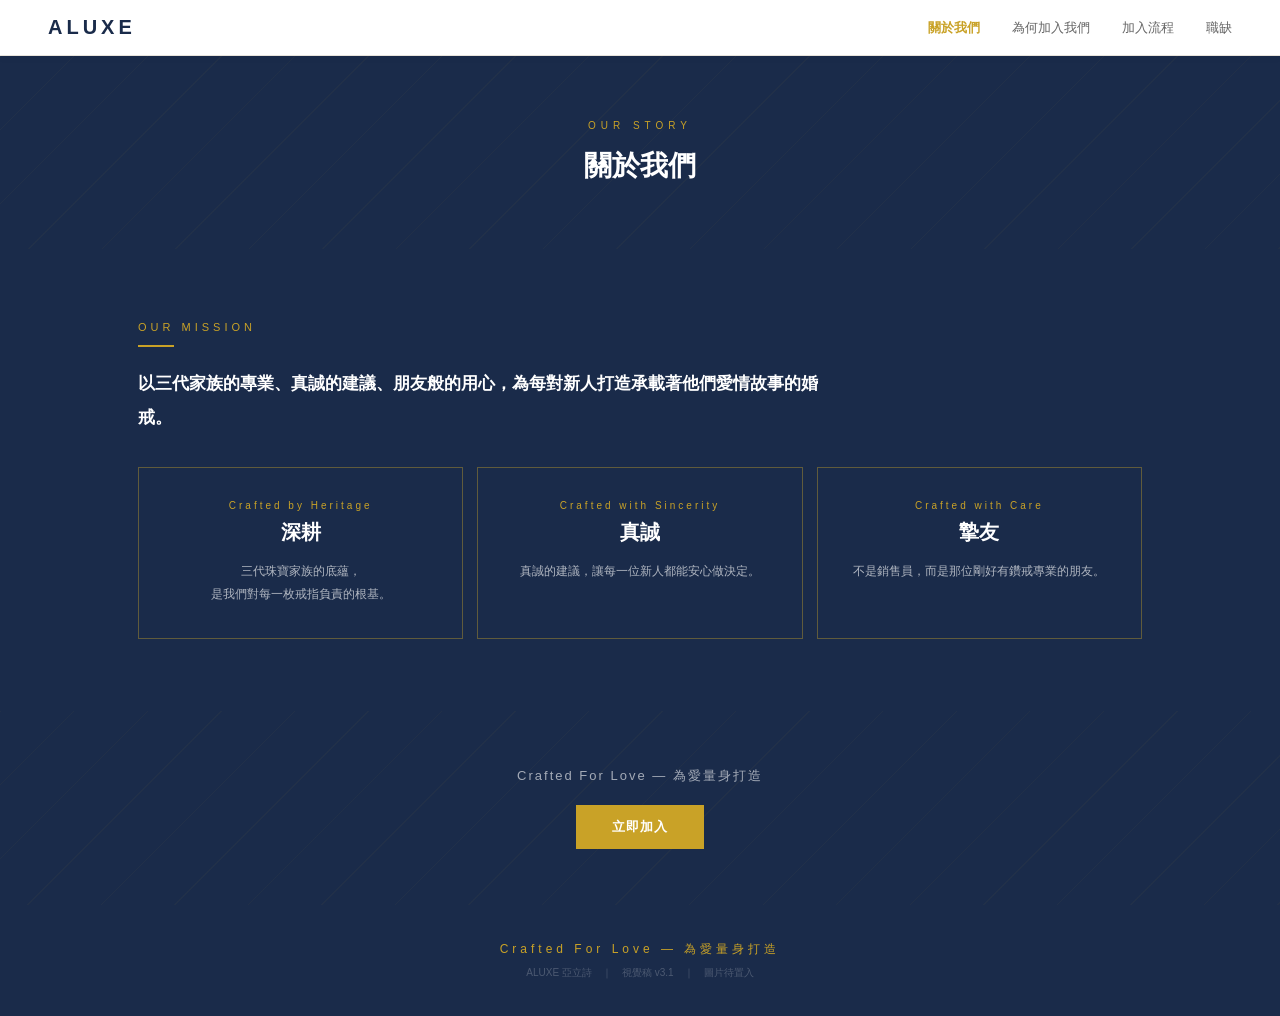
<file: about.html>
<!DOCTYPE html>
<html lang="zh-TW">
<head>
<meta charset="UTF-8">
<meta name="viewport" content="width=device-width, initial-scale=1.0">
<title>關於我們 — ALUXE 亞立詩</title>
<link rel="stylesheet" href="shared.css">
<style>
.page-hero { background: #1A2B4A; padding: 64px 48px; text-align: center; position: relative; overflow: hidden; }
.page-hero::before { content: ''; position: absolute; inset: 0; background: repeating-linear-gradient(135deg, rgba(201,162,39,0.04) 0, rgba(201,162,39,0.04) 1px, transparent 1px, transparent 52px); }
.page-hero-content { position: relative; }
.page-hero-eyebrow { color: #C9A227; font-size: 10px; letter-spacing: 5px; margin-bottom: 16px; }
.page-hero-title { color: #fff; font-size: 28px; font-weight: bold; }
@media (max-width: 768px) { .page-hero { padding: 48px 24px; } }
</style>
</head>
<body>

<nav class="nav">
  <a href="index.html" class="nav-logo">ALUXE</a>
  <div class="nav-links">
    <a class="nav-link active" href="about.html">關於我們</a>
    <a class="nav-link" href="career.html">為何加入我們</a>
    <a class="nav-link" href="process.html">加入流程</a>
    <a class="nav-link" href="jobs.html">職缺</a>
  </div>
</nav>

<div class="page-hero">
  <div class="page-hero-content">
    <div class="page-hero-eyebrow">OUR STORY</div>
    <h1 class="page-hero-title">關於我們</h1>
  </div>
</div>

<!-- OUR MISSION -->
<section class="sec-navy">
  <div class="sec-inner">
    <div class="eyebrow" style="color:#C9A227;">OUR MISSION</div>
    <div class="gold-bar"></div>
    <p class="sec-title-white" style="font-size:17px; max-width:680px; line-height:2;">以三代家族的專業、真誠的建議、朋友般的用心，為每對新人打造承載著他們愛情故事的婚戒。</p>
    <div class="pillar-grid">
      <div class="pillar-card">
        <div class="p-en">Crafted by Heritage</div>
        <div class="p-zh">深耕</div>
        <div class="p-desc">三代珠寶家族的底蘊，<br>是我們對每一枚戒指負責的根基。</div>
      </div>
      <div class="pillar-card">
        <div class="p-en">Crafted with Sincerity</div>
        <div class="p-zh">真誠</div>
        <div class="p-desc">真誠的建議，讓每一位新人都能安心做決定。</div>
      </div>
      <div class="pillar-card">
        <div class="p-en">Crafted with Care</div>
        <div class="p-zh">摯友</div>
        <div class="p-desc">不是銷售員，而是那位剛好有鑽戒專業的朋友。</div>
      </div>
    </div>
  </div>
</section>

<section class="sec-navy" style="text-align:center; padding:56px 48px; position:relative; overflow:hidden;">
  <div style="position:absolute; inset:0; background:repeating-linear-gradient(135deg, rgba(201,162,39,0.04) 0, rgba(201,162,39,0.04) 1px, transparent 1px, transparent 52px);"></div>
  <div style="position:relative;">
    <p style="color:rgba(255,255,255,0.6); font-size:13px; letter-spacing:2px; margin-bottom:20px;">Crafted For Love — 為愛量身打造</p>
    <a href="https://www.104.com.tw/company/1a2x6bidx6#info06" target="_blank" class="btn-gold">立即加入</a>
  </div>
</section>
<footer class="footer">
  <p class="footer-slogan">Crafted For Love — 為愛量身打造</p>
  <p class="footer-note">ALUXE 亞立詩　｜　視覺稿 v3.1　｜　圖片待置入</p>
</footer>

</body>
</html>
</file>
<file: shared.css>
* { box-sizing: border-box; margin: 0; padding: 0; }
body { font-family: "Arial", "Microsoft JhengHei", sans-serif; background: #FAF7F0; color: #2C2C2C; }

.nav { background: #fff; padding: 16px 48px; display: flex; align-items: center; justify-content: space-between; border-bottom: 1px solid #E8E4DC; position: sticky; top: 0; z-index: 100; box-shadow: 0 2px 8px rgba(0,0,0,0.04); }
.nav-logo { font-size: 20px; font-weight: bold; color: #1A2B4A; letter-spacing: 4px; text-decoration: none; }
.nav-links { display: flex; gap: 32px; font-size: 13px; color: #666; }
.nav-link { text-decoration: none; color: #666; }
.nav-link.active { color: #C9A227; font-weight: bold; }

.btn-gold { background: #C9A227; color: #fff; padding: 13px 36px; font-size: 13px; font-weight: bold; display: inline-block; letter-spacing: 1px; cursor: pointer; text-decoration: none; border: none; }
.btn-outline { border: 1.5px solid #C9A227; color: #C9A227; padding: 11px 30px; font-size: 13px; display: inline-block; letter-spacing: 1px; cursor: pointer; text-decoration: none; background: transparent; }

.sec-light { background: #FAF7F0; }
.sec-white { background: #fff; }
.sec-navy { background: #1A2B4A; }
.sec-inner { max-width: 1100px; margin: 0 auto; padding: 72px 48px; }

.eyebrow { font-size: 11px; color: #C9A227; letter-spacing: 4px; margin-bottom: 12px; text-transform: uppercase; }
.sec-title { font-size: 22px; font-weight: bold; color: #1A2B4A; line-height: 1.55; margin-bottom: 16px; }
.sec-title-white { font-size: 22px; font-weight: bold; color: #fff; line-height: 1.55; margin-bottom: 16px; }
.sec-body { font-size: 14px; color: #555; line-height: 1.95; margin-bottom: 12px; }
.sec-body-white { font-size: 14px; color: rgba(255,255,255,0.72); line-height: 1.95; margin-bottom: 12px; }
.gold-bar { width: 36px; height: 2px; background: #C9A227; margin-bottom: 20px; }
.gold-divider { height: 1px; background: linear-gradient(to right, transparent, #C9A227 30%, #C9A227 70%, transparent); }

.two-col { display: grid; grid-template-columns: 1fr 1fr; gap: 56px; align-items: center; }
.img-ph { background: repeating-linear-gradient(135deg, #E8E4DC 0, #E8E4DC 10px, #F0EDE8 10px, #F0EDE8 20px); border-radius: 1px; display: flex; align-items: center; justify-content: center; color: #B8B0A0; font-size: 11px; text-align: center; padding: 16px; }

.culture-grid { display: grid; grid-template-columns: repeat(3, 1fr); gap: 14px; margin-top: 32px; }
.culture-card { background: #FAF7F0; border: 0.5px solid #E0D9CC; padding: 24px 18px; text-align: center; }
.c-icon { font-size: 20px; color: #C9A227; margin-bottom: 10px; }
.c-zh { font-size: 15px; font-weight: bold; color: #1A2B4A; margin-bottom: 3px; }
.c-en { font-size: 10px; color: #C9A227; letter-spacing: 2px; margin-bottom: 10px; }
.c-desc { font-size: 12px; color: #666; line-height: 1.75; }

.steps { display: flex; gap: 0; margin-top: 36px; }
.step { flex: 1; display: flex; flex-direction: column; align-items: center; text-align: center; position: relative; }
.step:not(:last-child)::after { content: '→'; position: absolute; right: -14px; top: 16px; color: #C9A227; font-size: 16px; }
.step-num { width: 44px; height: 44px; background: #1A2B4A; color: #C9A227; font-size: 13px; font-weight: bold; display: flex; align-items: center; justify-content: center; margin-bottom: 12px; }
.step-title { font-size: 13px; font-weight: bold; color: #1A2B4A; margin-bottom: 6px; }
.step-desc { font-size: 11px; color: #777; line-height: 1.7; padding: 0 10px; }

.pillar-grid { display: grid; grid-template-columns: repeat(3, 1fr); gap: 14px; margin-top: 32px; }
.pillar-card { border: 0.5px solid rgba(201,162,39,0.4); padding: 32px 20px; text-align: center; }
.p-en { font-size: 10px; color: #C9A227; letter-spacing: 3px; margin-bottom: 8px; }
.p-zh { font-size: 20px; font-weight: bold; color: #fff; margin-bottom: 14px; }
.p-desc { font-size: 12px; color: rgba(255,255,255,0.65); line-height: 1.9; }

.tl-grid { display: grid; grid-template-columns: 1fr 1fr; gap: 0 56px; margin-top: 32px; }
.tl-item { display: flex; gap: 14px; padding-bottom: 20px; }
.tl-dot-w { display: flex; flex-direction: column; align-items: center; }
.tl-dot { width: 11px; height: 11px; background: #C9A227; border-radius: 50%; margin-top: 4px; min-height: 11px; }
.tl-line { width: 1px; background: #E0D9CC; flex: 1; margin-top: 3px; }
.tl-date { font-size: 11px; font-weight: bold; color: #C9A227; letter-spacing: 1px; margin-bottom: 3px; }
.tl-text { font-size: 13px; color: #555; line-height: 1.7; }

.edu-item { background: #fff; border-left: 3px solid #C9A227; padding: 20px 24px; margin-bottom: 12px; }
.edu-title { font-size: 14px; font-weight: bold; color: #1A2B4A; margin-bottom: 7px; }
.edu-desc { font-size: 13px; color: #555; line-height: 1.9; }

.career-grid { display: grid; grid-template-columns: repeat(3, 1fr); gap: 18px; margin-top: 32px; }
.career-card { border: 0.5px solid #E0D9CC; padding: 28px 20px; background: #fff; }
.career-icon { font-size: 28px; color: #C9A227; margin-bottom: 12px; }
.career-title { font-size: 14px; font-weight: bold; color: #1A2B4A; margin-bottom: 10px; }
.career-desc { font-size: 13px; color: #555; line-height: 1.9; }
.ladder { margin-top: 18px; padding-top: 14px; border-top: 1px solid #F0EDE8; }
.ladder-label { font-size: 10px; color: #C9A227; letter-spacing: 2px; margin-bottom: 10px; }
.l-item { display: flex; align-items: center; gap: 8px; }
.l-dot { width: 7px; height: 7px; background: #C9A227; border-radius: 50%; min-width: 7px; }
.l-dot.base { background: #1A2B4A; }
.l-line { width: 1px; height: 16px; background: #C9A227; margin-left: 3px; }
.l-text { font-size: 11px; color: #555; font-weight: bold; }

.benefits-grid { display: grid; grid-template-columns: repeat(3, 1fr); gap: 14px; margin-top: 32px; }
.benefit-card { background: #fff; padding: 24px 20px; border: 0.5px solid #E0D9CC; }
.b-icon { font-size: 20px; color: #C9A227; margin-bottom: 12px; }
.b-title { font-size: 13px; font-weight: bold; color: #1A2B4A; margin-bottom: 8px; padding-bottom: 8px; border-bottom: 1px solid #F0EDE8; }
.b-desc { font-size: 12px; color: #666; line-height: 1.9; }

.tips-box { margin-top: 40px; padding-top: 32px; border-top: 1px solid #E0D9CC; }
.tips-title { font-size: 18px; font-weight: bold; color: #1A2B4A; margin-bottom: 12px; }
.tips-lead { font-size: 13px; color: #555; line-height: 1.95; margin-bottom: 20px; }
.tips-grid { display: grid; grid-template-columns: repeat(3, 1fr); gap: 12px; }
.tip-card { background: #fff; border-left: 3px solid #C9A227; padding: 14px 16px; font-size: 12px; color: #555; line-height: 1.85; }

.region-title { font-size: 15px; font-weight: bold; color: #1A2B4A; padding: 12px 0; border-bottom: 2px solid #C9A227; margin: 24px 0 16px; }
.store-grid { display: grid; grid-template-columns: repeat(4, 1fr); gap: 12px; }
.store-card { background: #fff; border: 0.5px solid #E0D9CC; padding: 16px; }
.store-name { font-size: 13px; font-weight: bold; color: #1A2B4A; margin-bottom: 8px; }
.store-btn { border: 1px solid #C9A227; color: #C9A227; padding: 6px 12px; font-size: 11px; display: inline-block; letter-spacing: 1px; text-decoration: none; }

.footer { background: #1A2B4A; padding: 36px 48px; text-align: center; }
.footer-slogan { color: #C9A227; font-size: 12px; letter-spacing: 4px; margin-bottom: 8px; }
.footer-note { color: rgba(255,255,255,0.22); font-size: 10px; }

.stats-row { display: grid; grid-template-columns: repeat(4, 1fr); gap: 16px; margin-bottom: 52px; }
.stat-card { text-align: center; padding: 22px 12px; border-bottom: 2px solid #C9A227; background: #fff; }
.stat-num { font-size: 28px; font-weight: bold; color: #1A2B4A; margin-bottom: 6px; }
.stat-desc { font-size: 11px; color: #888; letter-spacing: 1px; }

.vision-strip { background: #fff; border-top: 2px solid #C9A227; border-bottom: 2px solid #C9A227; padding: 44px 48px; text-align: center; }
.vision-text { font-size: 18px; color: #1A2B4A; line-height: 1.9; max-width: 620px; margin: 0 auto; font-style: italic; }

.pillar-grid-light { display: grid; grid-template-columns: repeat(3, 1fr); gap: 14px; margin-top: 32px; margin-bottom: 52px; }
.pillar-light { border: 0.5px solid rgba(26,43,74,0.18); background: #FAF7F0; padding: 32px 20px; text-align: center; }
.pl-en { font-size: 10px; color: #C9A227; letter-spacing: 3px; margin-bottom: 8px; }
.pl-zh { font-size: 20px; font-weight: bold; color: #1A2B4A; margin-bottom: 14px; }
.pl-desc { font-size: 12px; color: #666; line-height: 1.9; }

@media (max-width: 768px) {
  .stats-row, .two-col, .culture-grid, .career-grid, .benefits-grid, .pillar-grid, .pillar-grid-light, .tl-grid { grid-template-columns: 1fr; }
  .steps { flex-direction: column; gap: 20px; }
  .step:not(:last-child)::after { display: none; }
  .store-grid { grid-template-columns: repeat(2, 1fr); }
  .sec-inner { padding: 48px 24px; }
  .nav { padding: 14px 24px; }
  .nav-links { display: none; }
  .tips-grid { grid-template-columns: 1fr; }
}
</file>
